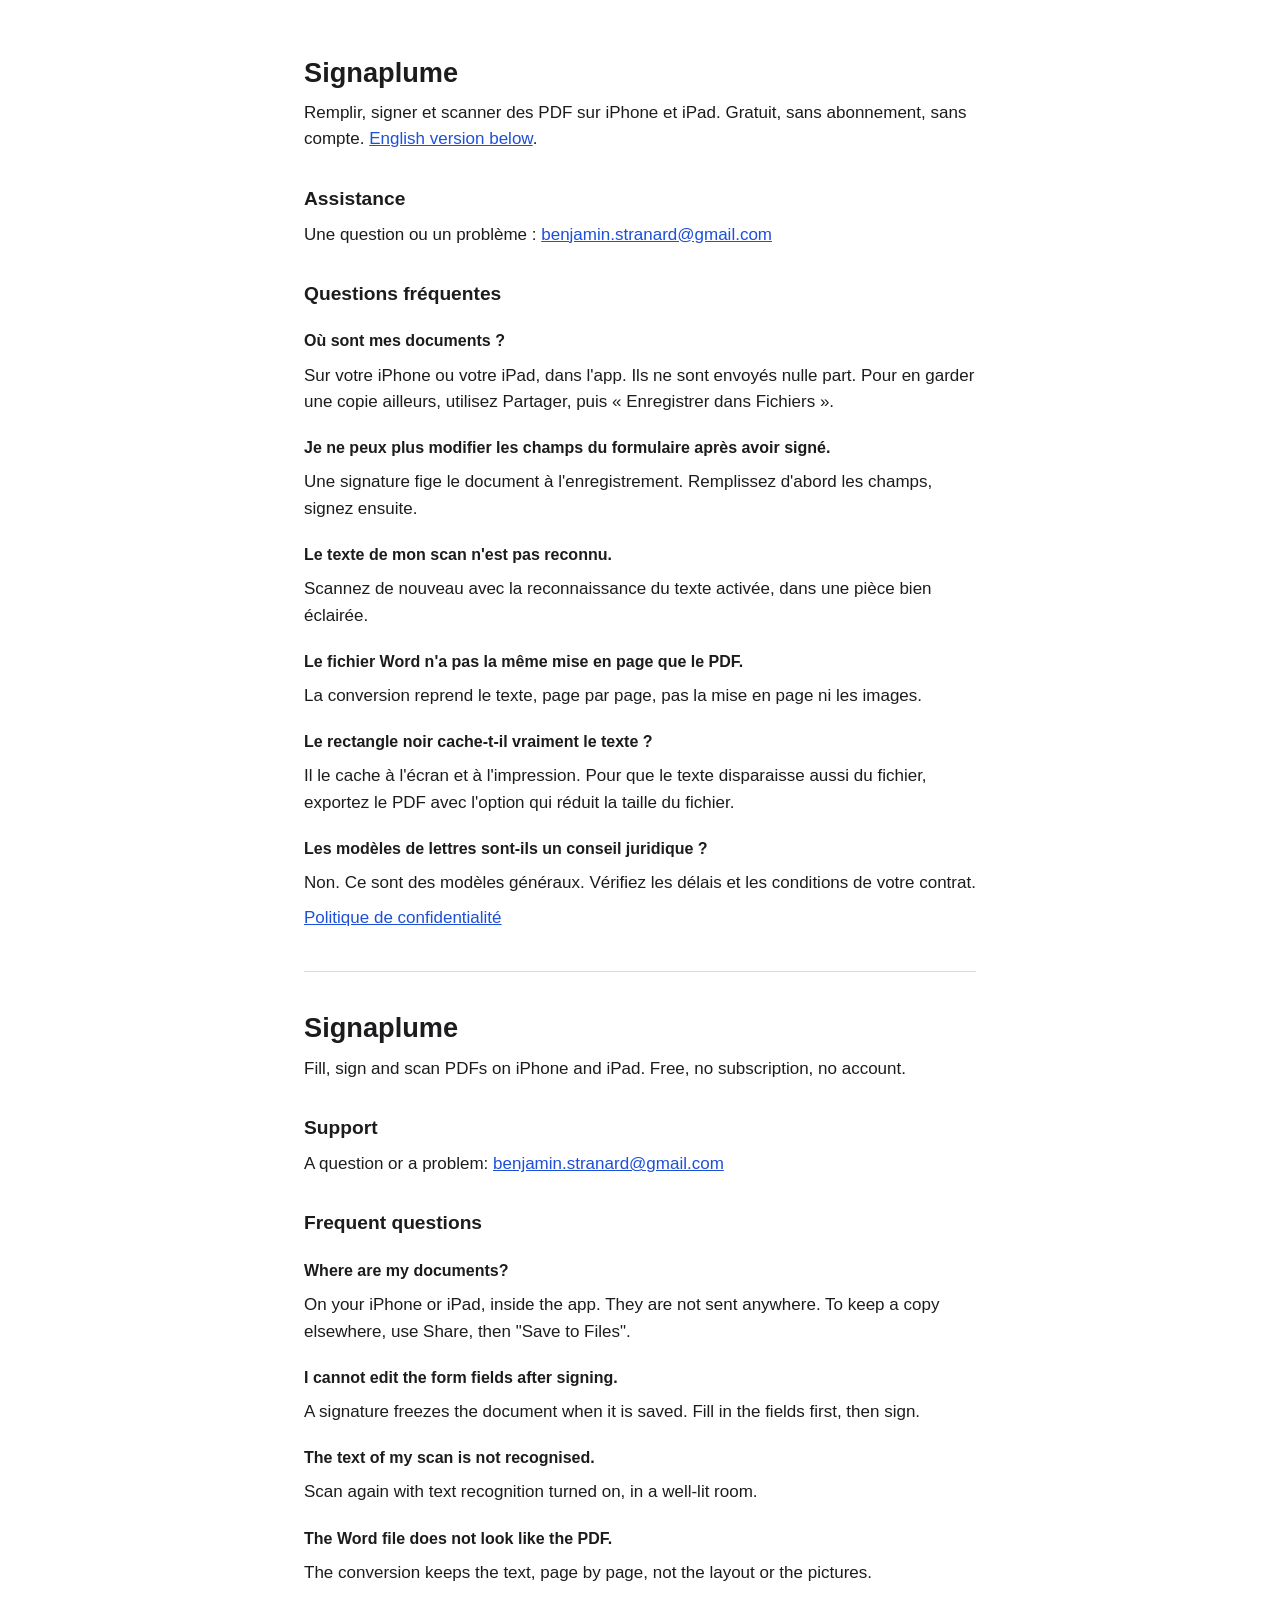
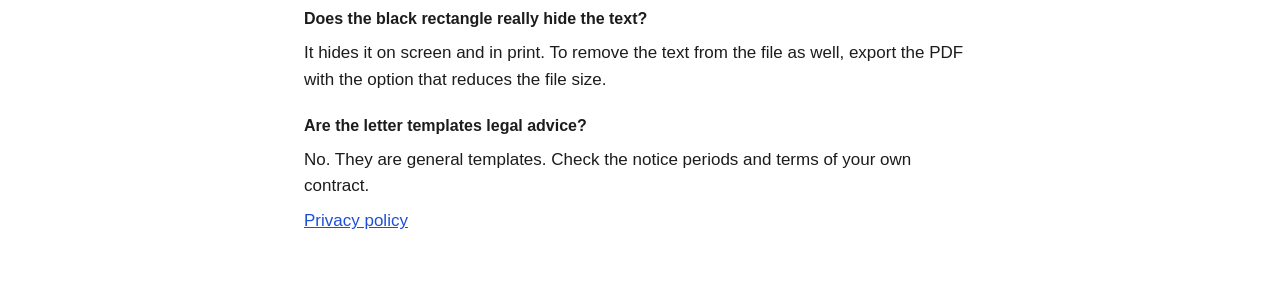
<file: index.html>
<!doctype html>
<html lang="fr">
<head>
<meta charset="utf-8">
<meta name="viewport" content="width=device-width, initial-scale=1">
<title>Signaplume : assistance</title>
<link rel="stylesheet" href="style.css">
</head>
<body>
<main>
<h1>Signaplume</h1>
<p>Remplir, signer et scanner des PDF sur iPhone et iPad. Gratuit, sans abonnement, sans compte.
<a href="#english">English version below</a>.</p>

<h2>Assistance</h2>
<p>Une question ou un problème : <a href="mailto:benjamin.stranard@gmail.com">benjamin.stranard@gmail.com</a></p>

<h2>Questions fréquentes</h2>

<h3>Où sont mes documents ?</h3>
<p>Sur votre iPhone ou votre iPad, dans l'app. Ils ne sont envoyés nulle part. Pour en garder une copie
ailleurs, utilisez Partager, puis « Enregistrer dans Fichiers ».</p>

<h3>Je ne peux plus modifier les champs du formulaire après avoir signé.</h3>
<p>Une signature fige le document à l'enregistrement. Remplissez d'abord les champs, signez ensuite.</p>

<h3>Le texte de mon scan n'est pas reconnu.</h3>
<p>Scannez de nouveau avec la reconnaissance du texte activée, dans une pièce bien éclairée.</p>

<h3>Le fichier Word n'a pas la même mise en page que le PDF.</h3>
<p>La conversion reprend le texte, page par page, pas la mise en page ni les images.</p>

<h3>Le rectangle noir cache-t-il vraiment le texte ?</h3>
<p>Il le cache à l'écran et à l'impression. Pour que le texte disparaisse aussi du fichier, exportez le
PDF avec l'option qui réduit la taille du fichier.</p>

<h3>Les modèles de lettres sont-ils un conseil juridique ?</h3>
<p>Non. Ce sont des modèles généraux. Vérifiez les délais et les conditions de votre contrat.</p>

<p><a href="privacy.html">Politique de confidentialité</a></p>

<hr>

<div lang="en" id="english">
<h1>Signaplume</h1>
<p>Fill, sign and scan PDFs on iPhone and iPad. Free, no subscription, no account.</p>

<h2>Support</h2>
<p>A question or a problem: <a href="mailto:benjamin.stranard@gmail.com">benjamin.stranard@gmail.com</a></p>

<h2>Frequent questions</h2>

<h3>Where are my documents?</h3>
<p>On your iPhone or iPad, inside the app. They are not sent anywhere. To keep a copy elsewhere, use
Share, then "Save to Files".</p>

<h3>I cannot edit the form fields after signing.</h3>
<p>A signature freezes the document when it is saved. Fill in the fields first, then sign.</p>

<h3>The text of my scan is not recognised.</h3>
<p>Scan again with text recognition turned on, in a well-lit room.</p>

<h3>The Word file does not look like the PDF.</h3>
<p>The conversion keeps the text, page by page, not the layout or the pictures.</p>

<h3>Does the black rectangle really hide the text?</h3>
<p>It hides it on screen and in print. To remove the text from the file as well, export the PDF with the
option that reduces the file size.</p>

<h3>Are the letter templates legal advice?</h3>
<p>No. They are general templates. Check the notice periods and terms of your own contract.</p>

<p><a href="privacy.html#english">Privacy policy</a></p>
</div>
</main>
</body>
</html>
</file>
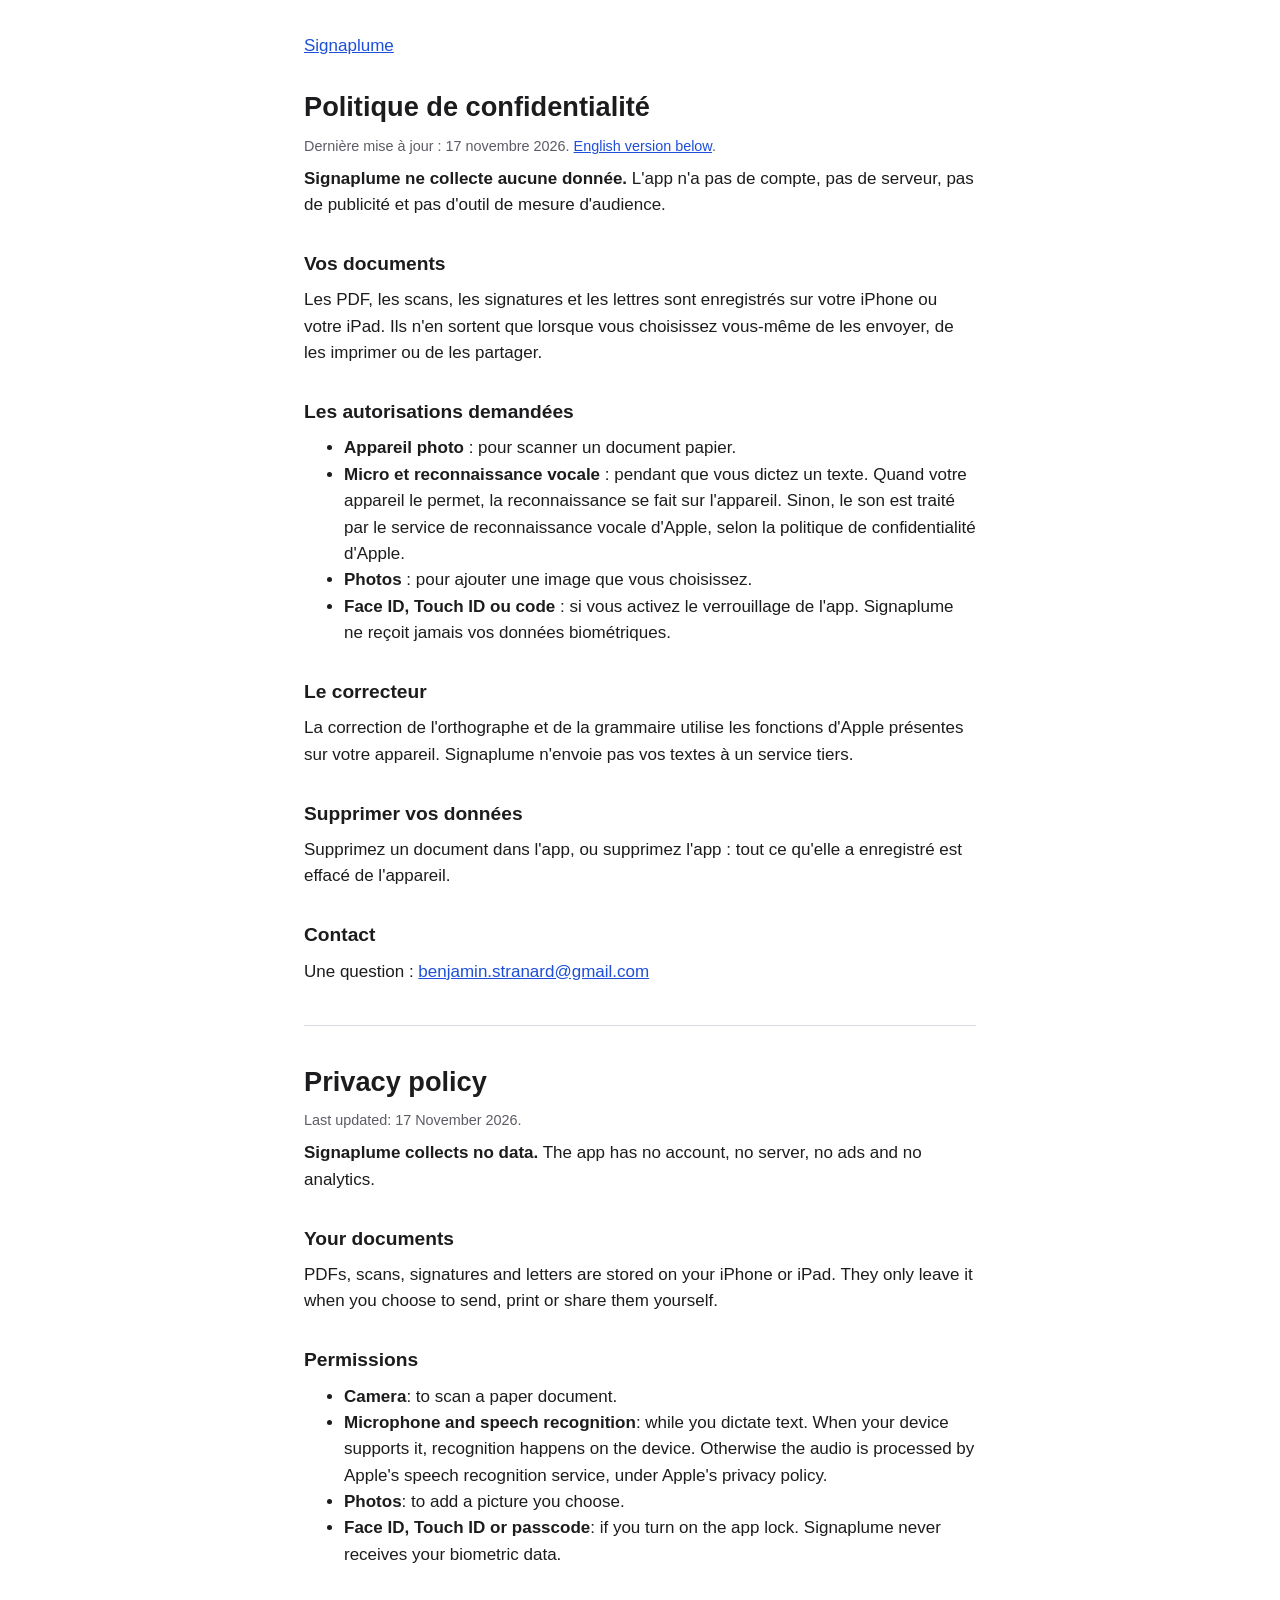
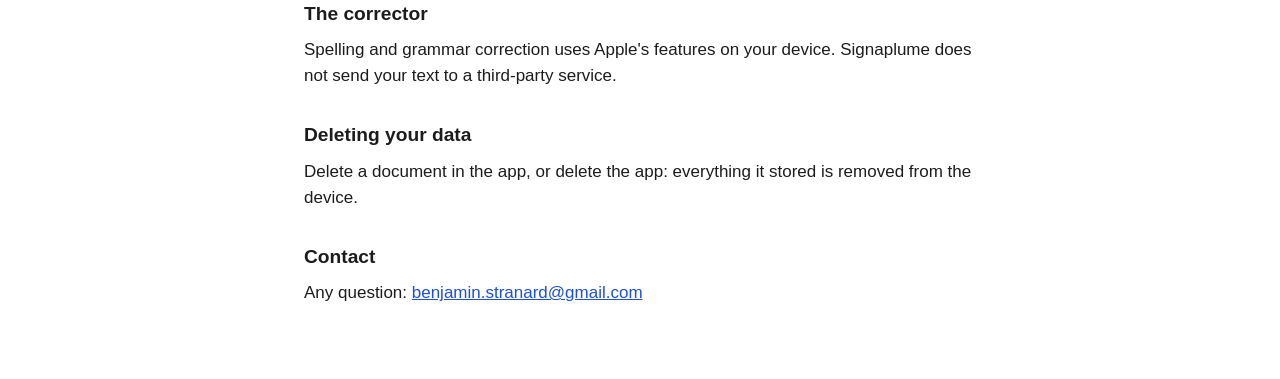
<file: privacy.html>
<!doctype html>
<html lang="fr">
<head>
<meta charset="utf-8">
<meta name="viewport" content="width=device-width, initial-scale=1">
<title>Signaplume : politique de confidentialité</title>
<link rel="stylesheet" href="style.css">
</head>
<body>
<main>
<p><a href="index.html">Signaplume</a></p>

<h1>Politique de confidentialité</h1>
<p class="date">Dernière mise à jour : 17 novembre 2026. <a href="#english">English version below</a>.</p>

<p><strong>Signaplume ne collecte aucune donnée.</strong> L'app n'a pas de compte, pas de serveur,
pas de publicité et pas d'outil de mesure d'audience.</p>

<h2>Vos documents</h2>
<p>Les PDF, les scans, les signatures et les lettres sont enregistrés sur votre iPhone ou votre iPad.
Ils n'en sortent que lorsque vous choisissez vous-même de les envoyer, de les imprimer ou de les partager.</p>

<h2>Les autorisations demandées</h2>
<ul>
<li><strong>Appareil photo</strong> : pour scanner un document papier.</li>
<li><strong>Micro et reconnaissance vocale</strong> : pendant que vous dictez un texte. Quand votre appareil
le permet, la reconnaissance se fait sur l'appareil. Sinon, le son est traité par le service de
reconnaissance vocale d'Apple, selon la politique de confidentialité d'Apple.</li>
<li><strong>Photos</strong> : pour ajouter une image que vous choisissez.</li>
<li><strong>Face ID, Touch ID ou code</strong> : si vous activez le verrouillage de l'app. Signaplume ne reçoit
jamais vos données biométriques.</li>
</ul>

<h2>Le correcteur</h2>
<p>La correction de l'orthographe et de la grammaire utilise les fonctions d'Apple présentes sur votre appareil.
Signaplume n'envoie pas vos textes à un service tiers.</p>

<h2>Supprimer vos données</h2>
<p>Supprimez un document dans l'app, ou supprimez l'app : tout ce qu'elle a enregistré est effacé de l'appareil.</p>

<h2>Contact</h2>
<p>Une question : <a href="mailto:benjamin.stranard@gmail.com">benjamin.stranard@gmail.com</a></p>

<hr>

<h1 id="english" lang="en">Privacy policy</h1>
<div lang="en">
<p class="date">Last updated: 17 November 2026.</p>

<p><strong>Signaplume collects no data.</strong> The app has no account, no server, no ads and no analytics.</p>

<h2>Your documents</h2>
<p>PDFs, scans, signatures and letters are stored on your iPhone or iPad. They only leave it when you
choose to send, print or share them yourself.</p>

<h2>Permissions</h2>
<ul>
<li><strong>Camera</strong>: to scan a paper document.</li>
<li><strong>Microphone and speech recognition</strong>: while you dictate text. When your device supports it,
recognition happens on the device. Otherwise the audio is processed by Apple's speech recognition
service, under Apple's privacy policy.</li>
<li><strong>Photos</strong>: to add a picture you choose.</li>
<li><strong>Face ID, Touch ID or passcode</strong>: if you turn on the app lock. Signaplume never receives
your biometric data.</li>
</ul>

<h2>The corrector</h2>
<p>Spelling and grammar correction uses Apple's features on your device. Signaplume does not send your
text to a third-party service.</p>

<h2>Deleting your data</h2>
<p>Delete a document in the app, or delete the app: everything it stored is removed from the device.</p>

<h2>Contact</h2>
<p>Any question: <a href="mailto:benjamin.stranard@gmail.com">benjamin.stranard@gmail.com</a></p>
</div>
</main>
</body>
</html>
</file>
<file: style.css>
:root {
  color-scheme: light dark;
  --text: #1c1c1e;
  --muted: #5c5c66;
  --page: #ffffff;
  --link: #1d4fd8;
  --rule: #d8d8de;
}

@media (prefers-color-scheme: dark) {
  :root {
    --text: #f2f2f7;
    --muted: #a5a5b0;
    --page: #111114;
    --link: #8fb0ff;
    --rule: #33333a;
  }
}

body {
  margin: 0;
  background: var(--page);
  color: var(--text);
  font: 17px/1.55 -apple-system, BlinkMacSystemFont, "Segoe UI", Roboto, sans-serif;
}

main {
  max-width: 42rem;
  margin: 0 auto;
  padding: 24px 16px 64px;
}

h1 { font-size: 1.7rem; line-height: 1.2; margin: 1.2em 0 0.4em; }
h2 { font-size: 1.2rem; margin: 1.6em 0 0.3em; }
h3 { font-size: 1rem; margin: 1.3em 0 0.2em; }
p, ul { margin: 0.5em 0; }
a { color: var(--link); }
.date { color: var(--muted); font-size: 0.9rem; }
hr { border: 0; border-top: 1px solid var(--rule); margin: 40px 0; }
</file>
